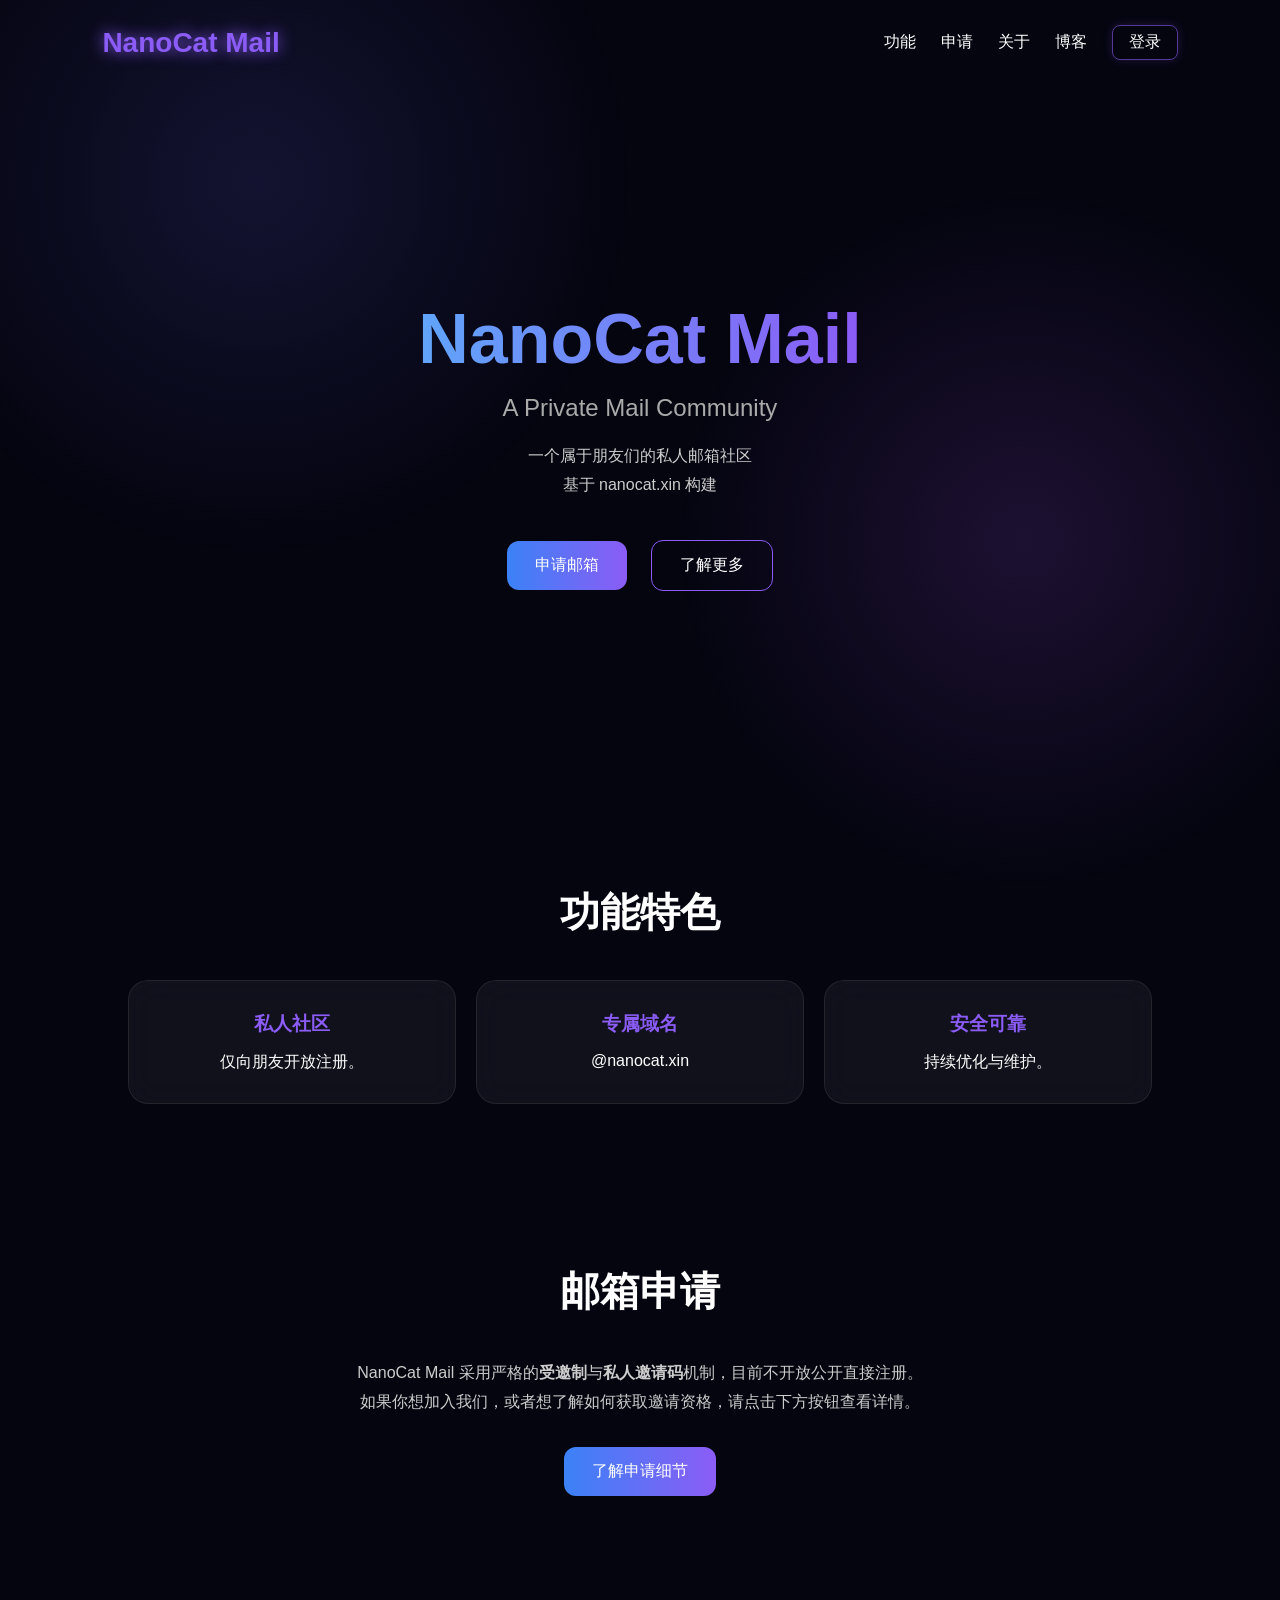
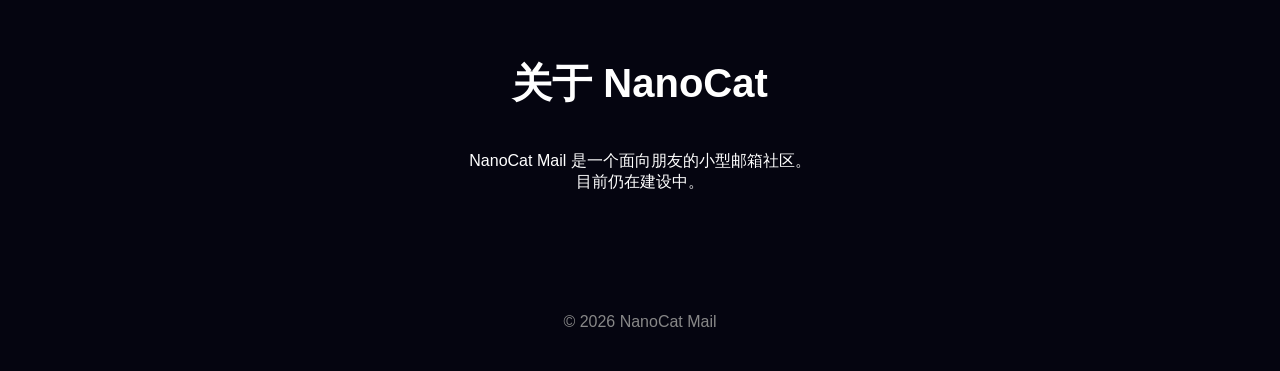
<file: index.html>
﻿<!DOCTYPE html>
<html lang="zh-CN">
<head>
    <meta charset="UTF-8">
    <meta name="viewport" content="width=device-width, initial-scale=1.0">
    <title>NanoCat Mail</title>
    <link rel="stylesheet" href="style.css">
</head>
<body>

<div class="background"></div>

<header>
    <a href="index.html" class="logo">NanoCat Mail</a>
    <nav>
        <a href="#features">功能</a>
        <a href="apply.html">申请</a>
        <a href="about.html">关于</a>
        <a href="blog.html">博客</a>
        <a href="#" class="nav-btn-login" id="loginBtn">登录</a>
    </nav>
</header>

<section class="hero">
    <div class="hero-content">
        <h1>NanoCat Mail</h1>
        <p class="subtitle">A Private Mail Community</p>
        <p class="description">
            一个属于朋友们的私人邮箱社区
            <br>
            基于 nanocat.xin 构建
        </p>
        <div class="buttons">
            <a href="apply.html" class="btn primary">申请邮箱</a>
            <a href="about.html" class="btn secondary">了解更多</a>
        </div>
    </div>
</section>

<section id="features" class="card-section">
    <h2>功能特色</h2>
    <div class="cards">
        <div class="card">
            <h3>私人社区</h3>
            <p>仅向朋友开放注册。</p>
        </div>
        <div class="card">
            <h3>专属域名</h3>
            <p>@nanocat.xin</p>
        </div>
        <div class="card">
            <h3>安全可靠</h3>
            <p>持续优化与维护。</p>
        </div>
    </div>
</section>

<section id="apply" class="card-section">
    <h2>邮箱申请</h2>
    <div style="max-width: 600px; margin: 0 auto;">
        <p style="color: #ccc; line-height: 1.8; font-size: 16px; margin-bottom: 30px;">
            NanoCat Mail 采用严格的<strong>受邀制</strong>与<strong>私人邀请码</strong>机制，目前不开放公开直接注册。<br>
            如果你想加入我们，或者想了解如何获取邀请资格，请点击下方按钮查看详情。
        </p>
        <a href="apply.html" class="btn primary">了解申请细节</a>
    </div>
</section>

<section id="about" class="card-section">
    <h2>关于 NanoCat</h2>
    <p>
        NanoCat Mail 是一个面向朋友的小型邮箱社区。
        <br>
        目前仍在建设中。
    </p>
</section>

<footer>
    © 2026 NanoCat Mail
</footer>

<div class="modal-overlay" id="loginModal">
    <div class="modal-content glass-card">
        <span class="modal-close" id="modalClose">&times;</span>
        <h3>🐱 提示</h3>
        <p>NanoCat 账户中心正在全力建设中。</p>
        <p style="color: #aaa; font-size: 14px; margin-top: 10px;">预计 2026 Q3~Q4 随用户管理后台及邮箱系统同步开放，敬请期待！</p>
    </div>
</div>

<script src="script.js"></script>
</body>
</html>
</file>
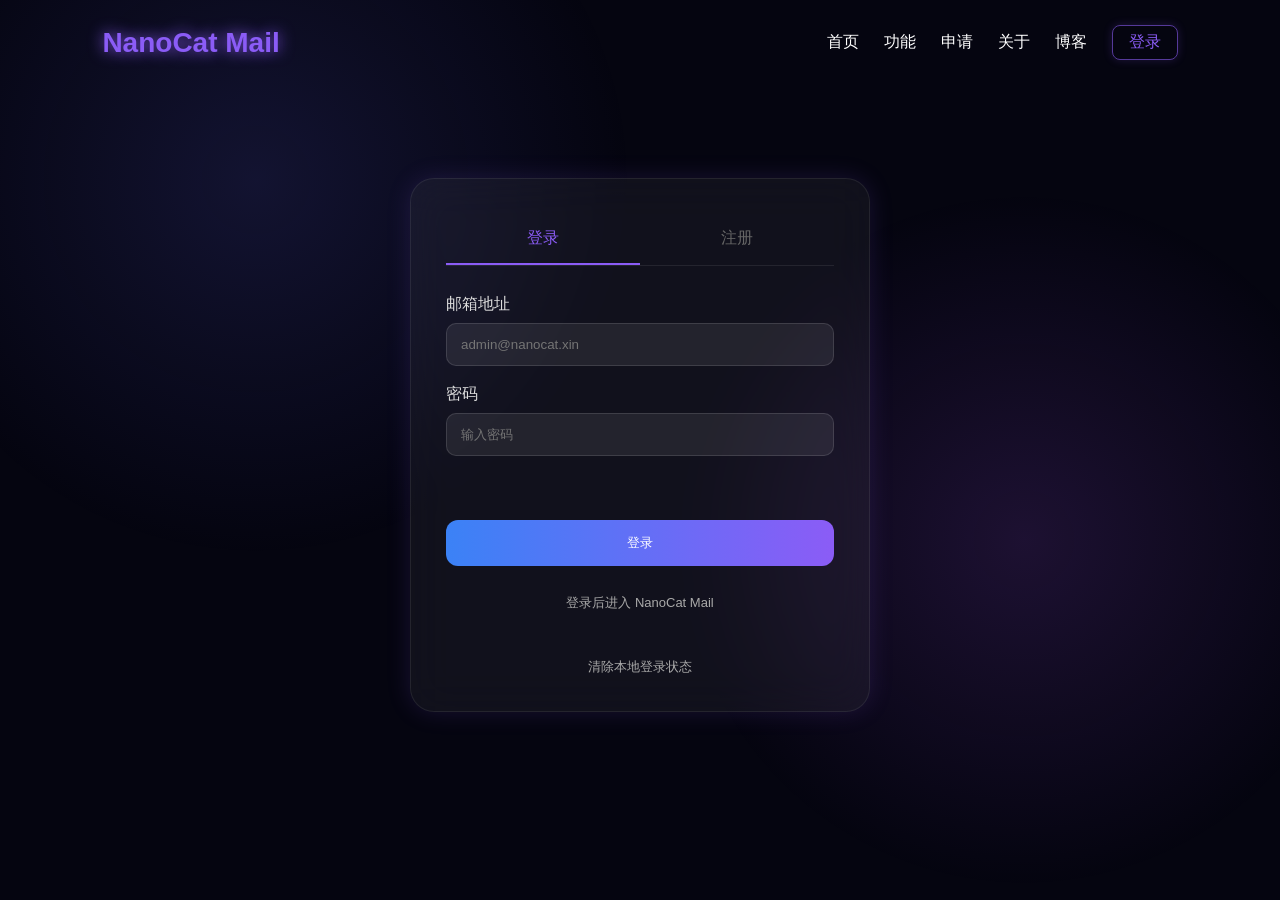
<file: mail/index.html>
﻿<!DOCTYPE html>
<html lang="zh-CN">
<head>
  <meta charset="UTF-8">
  <meta name="viewport" content="width=device-width, initial-scale=1.0">
  <title>NanoCat Mail App</title>
  <link rel="stylesheet" href="styles.css">
</head>
<body>
  <div class="app-shell">
    <aside class="sidebar">
      <a class="brand" href="#" aria-label="NanoCat Mail">
        <span class="brand-mark">N</span>
        <span>
          <strong>NanoCat</strong>
          <small>Mail</small>
        </span>
      </a>

      <button class="compose-button" id="composeButton" type="button">
        <span>+</span>
        写邮件
      </button>

      <nav class="folders" aria-label="邮箱文件夹">
        <button class="folder active" type="button" data-folder="inbox">
          <span>收件箱</span>
          <strong id="inboxCount">0</strong>
        </button>
        <button class="folder" type="button" data-folder="starred">
          <span>星标</span>
          <strong id="starredCount">0</strong>
        </button>
        <button class="folder" type="button" data-folder="sent">
          <span>已发送</span>
          <strong id="sentCount">0</strong>
        </button>
        <button class="folder" type="button" data-folder="drafts">
          <span>草稿</span>
          <strong id="draftCount">0</strong>
        </button>
        <button class="folder" type="button" data-folder="archive">
          <span>归档</span>
          <strong id="archiveCount">0</strong>
        </button>
      </nav>

      <div class="account-card">
        <span class="avatar" id="userInitial">N</span>
        <div>
          <strong id="userName">用户</strong>
          <small id="userEmail">@nanocat.xin</small>
        </div>
      </div>
    </aside>

    <main class="workspace">
      <header class="topbar">
        <div>
          <h1 id="folderTitle">收件箱</h1>
          <p id="folderSubtitle">整理你的 NanoCat 邮件</p>
        </div>
        <a href="../index.html" style="color: #8b5cf6; text-decoration: none; font-size: 14px;">← 返回主页</a>
        <label class="search-box">
          <span>⌕</span>
          <input id="searchInput" type="search" placeholder="搜索邮件、联系人或主题">
        </label>
      </header>

      <section class="mail-layout">
        <section class="mail-list-panel" aria-label="邮件列表">
          <div class="list-toolbar">
            <button id="refreshButton" type="button">刷新</button>
            <button id="selectUnreadButton" type="button">未读</button>
          </div>
          <div class="mail-list" id="mailList"></div>
        </section>

        <article class="reader" id="reader">
          <div class="empty-reader">
            <span class="empty-mark">N</span>
            <h2>选择一封邮件</h2>
            <p>阅读、星标、归档或快速回复。</p>
          </div>
        </article>
      </section>
    </main>
  </div>

  <section class="composer" id="composer" aria-hidden="true">
    <form class="composer-card" id="composeForm">
      <header>
        <h2>新邮件</h2>
        <button class="icon-button" id="closeComposer" type="button" aria-label="关闭写信窗口">×</button>
      </header>
      <input id="toInput" type="email" placeholder="收件人" required>
      <input id="subjectInput" type="text" placeholder="主题" required>
      <textarea id="bodyInput" placeholder="写点什么..." required></textarea>
      <footer>
        <button class="secondary-button" id="saveDraftButton" type="button">保存草稿</button>
        <button class="send-button" type="submit">发送</button>
      </footer>
    </form>
  </section>

  <div class="toast" id="toast" role="status" aria-live="polite"></div>

  <script src="app.js"></script>
</body>
</html>
</file>
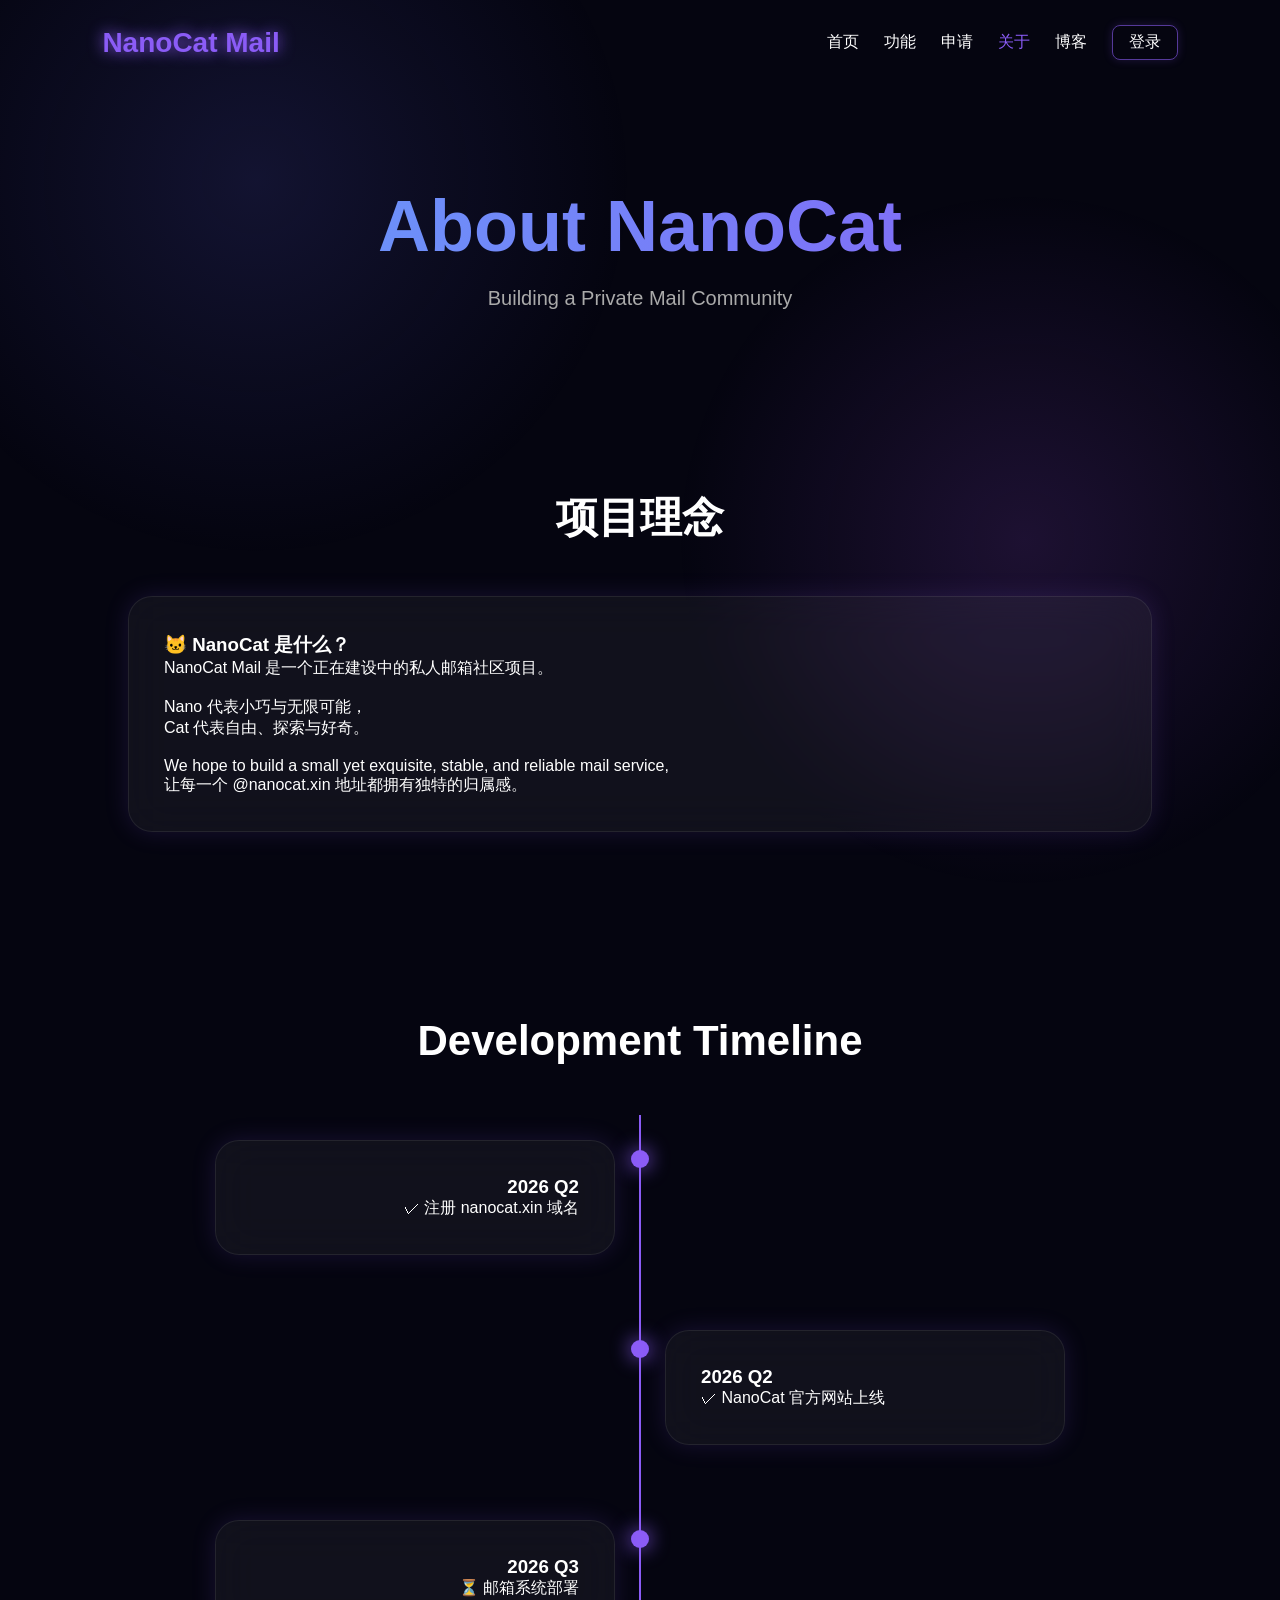
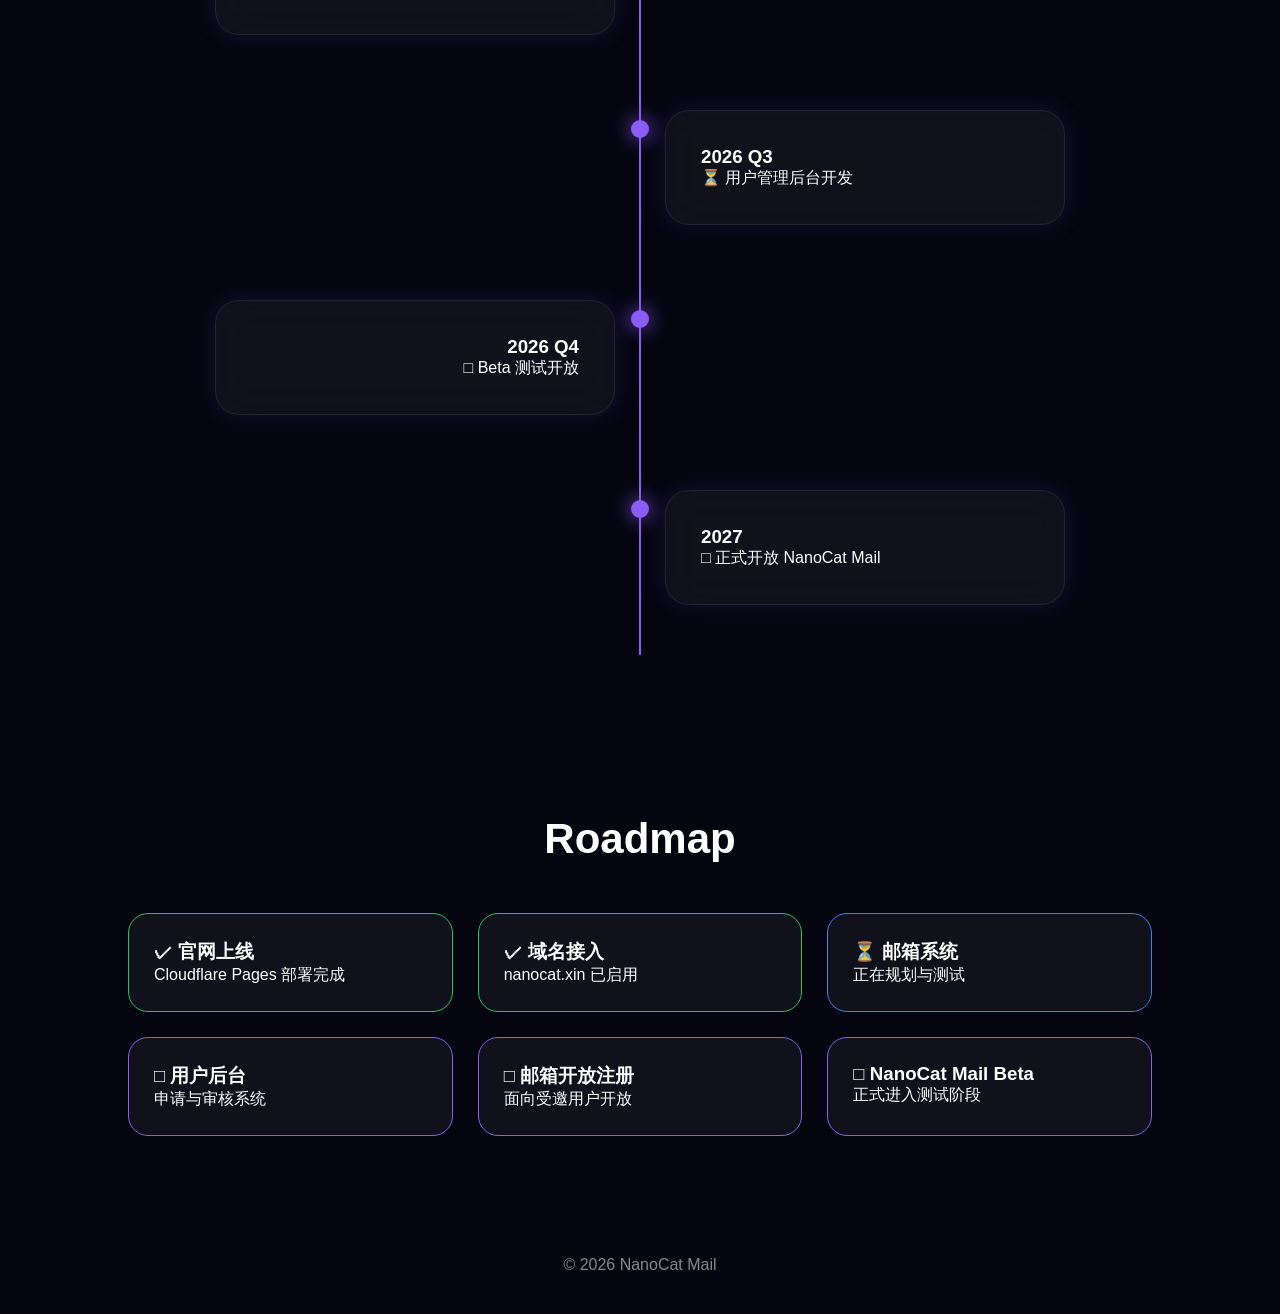
<file: about.html>
﻿<!DOCTYPE html>
<html lang="zh-CN">
<head>
    <meta charset="UTF-8">
    <meta name="viewport" content="width=device-width, initial-scale=1.0">
    <title>About - NanoCat Mail</title>
    <link rel="stylesheet" href="style.css">
</head>
<body>

<div class="background"></div>

<header>
    <a href="index.html" class="logo">NanoCat Mail</a>
    <nav>
        <a href="index.html">首页</a>
        <a href="index.html#features">功能</a>
        <a href="apply.html">申请</a>
        <a href="about.html" class="active">关于</a>
        <a href="blog.html">博客</a>
        <a href="#" class="nav-btn-login" id="loginBtn">登录</a>
    </nav>
</header>

<section class="about-hero">
    <h1>About NanoCat</h1>
    <p>Building a Private Mail Community</p>
</section>

<section class="section">
    <h2 class="section-title">项目理念</h2>
    <div class="glass-card">
        <h3>🐱 NanoCat 是什么？</h3>
        <p>
            NanoCat Mail 是一个正在建设中的私人邮箱社区项目。
            <br><br>
            Nano 代表小巧与无限可能，<br>
            Cat 代表自由、探索与好奇。
            <br><br>
            We hope to build a small yet exquisite, stable, and reliable mail service,<br>
            让每一个 @nanocat.xin 地址都拥有独特的归属感。
        </p>
    </div>
</section>

<section class="section">
    <h2 class="section-title">Development Timeline</h2>
    <div class="timeline">
        <div class="timeline-item">
            <div class="timeline-dot"></div>
            <div class="glass-card">
                <h3>2026 Q2</h3>
                <p>✓ 注册 nanocat.xin 域名</p>
            </div>
        </div>
        <div class="timeline-item">
            <div class="timeline-dot"></div>
            <div class="glass-card">
                <h3>2026 Q2</h3>
                <p>✓ NanoCat 官方网站上线</p>
            </div>
        </div>
        <div class="timeline-item">
            <div class="timeline-dot"></div>
            <div class="glass-card">
                <h3>2026 Q3</h3>
                <p>⏳ 邮箱系统部署</p>
            </div>
        </div>
        <div class="timeline-item">
            <div class="timeline-dot"></div>
            <div class="glass-card">
                <h3>2026 Q3</h3>
                <p>⏳ 用户管理后台开发</p>
            </div>
        </div>
        <div class="timeline-item">
            <div class="timeline-dot"></div>
            <div class="glass-card">
                <h3>2026 Q4</h3>
                <p>□ Beta 测试开放</p>
            </div>
        </div>
        <div class="timeline-item">
            <div class="timeline-dot"></div>
            <div class="glass-card">
                <h3>2027</h3>
                <p>□ 正式开放 NanoCat Mail</p>
            </div>
        </div>
    </div>
</section>

<section class="section">
    <h2 class="section-title">Roadmap</h2>
    <div class="roadmap">
        <div class="step done">
            <h3>✓ 官网上线</h3>
            <p>Cloudflare Pages 部署完成</p>
        </div>
        <div class="step done">
            <h3>✓ 域名接入</h3>
            <p>nanocat.xin 已启用</p>
        </div>
        <div class="step current">
            <h3>⏳ 邮箱系统</h3>
            <p>正在规划与测试</p>
        </div>
        <div class="step future">
            <h3>□ 用户后台</h3>
            <p>申请与审核系统</p>
        </div>
        <div class="step future">
            <h3>□ 邮箱开放注册</h3>
            <p>面向受邀用户开放</p>
        </div>
        <div class="step future">
            <h3>□ NanoCat Mail Beta</h3>
            <p>正式进入测试阶段</p>
        </div>
    </div>
</section>

<footer>
    © 2026 NanoCat Mail
</footer>

<div class="modal-overlay" id="loginModal">
    <div class="modal-content glass-card">
        <span class="modal-close" id="modalClose">&times;</span>
        <h3>🐱 提示</h3>
        <p>NanoCat 账户中心正在全力建设中。</p>
        <p style="color: #aaa; font-size: 14px; margin-top: 10px;">预计 2026 Q3~Q4 随用户管理后台及邮箱系统同步开放，敬请期待！</p>
    </div>
</div>

<script src="script.js"></script>
</body>
</html>
</file>
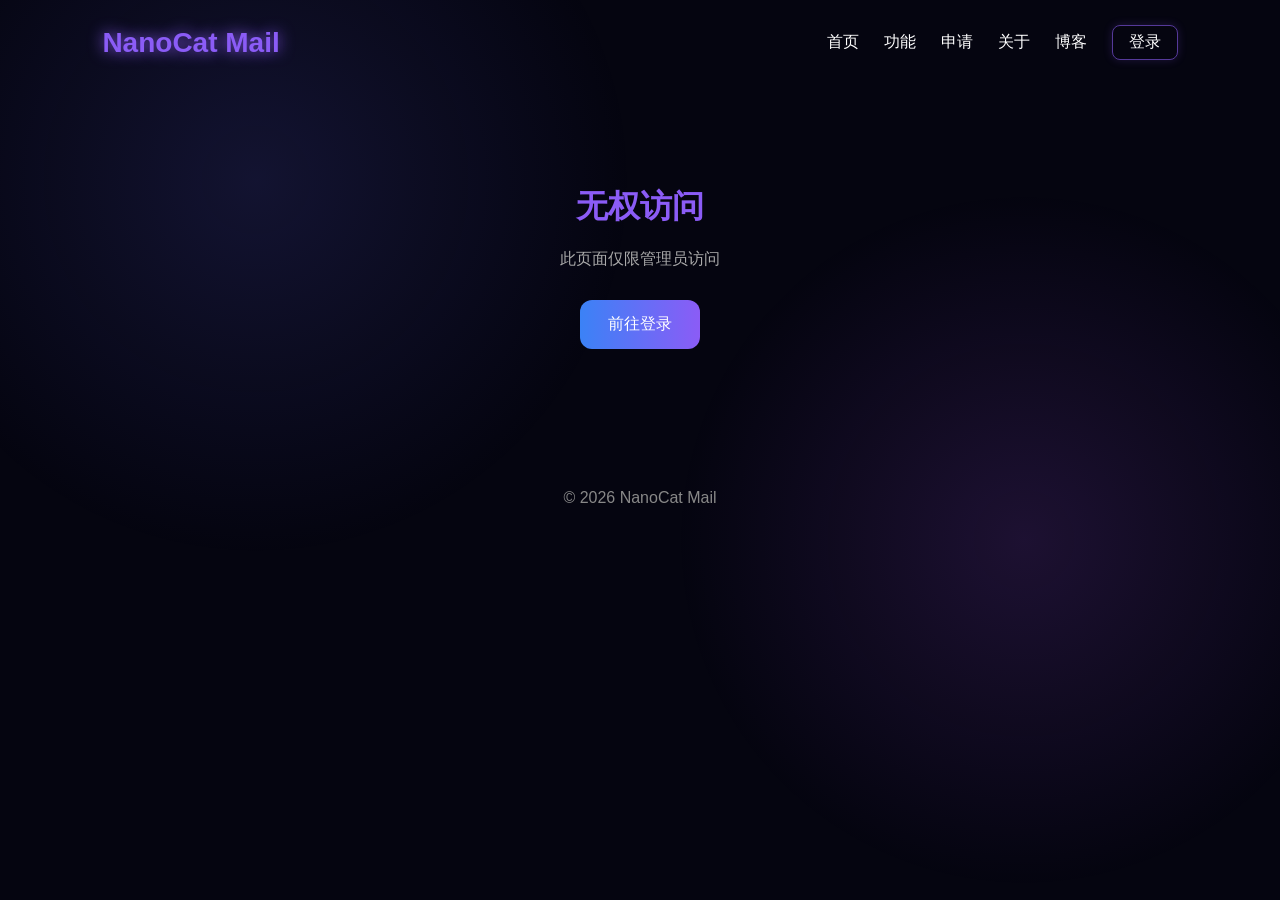
<file: admin.html>
﻿<!DOCTYPE html>
<html lang="zh-CN">
<head>
    <meta charset="UTF-8">
    <meta name="viewport" content="width=device-width, initial-scale=1.0">
    <title>管理后台 - NanoCat Mail</title>
    <link rel="stylesheet" href="style.css">
</head>
<body>

<div class="background"></div>

<header>
    <a href="index.html" class="logo">NanoCat Mail</a>
    <nav>
        <a href="index.html">首页</a>
        <a href="index.html#features">功能</a>
        <a href="apply.html">申请</a>
        <a href="about.html">关于</a>
        <a href="blog.html">博客</a>
        <a href="login.html" class="nav-btn-login" id="loginBtn">登录</a>
    </nav>
</header>

<main class="admin-page" id="adminPage">
    <section class="section">
        <h2 class="section-title" style="font-size: 36px;">管理后台</h2>
        <p style="text-align: center; color: #aaa; margin-bottom: 40px;">用户注册审核</p>

        <div id="loadingMsg" style="text-align: center; color: #aaa;">加载中...</div>

        <div id="pendingList" class="pending-list" style="display: none;"></div>

        <div id="emptyMsg" class="glass-card" style="display: none; text-align: center; max-width: 500px; margin: 0 auto;">
            <p style="color: #888;">暂无待审核用户 🎉</p>
        </div>

        <div id="adminError" class="form-error" style="text-align: center;"></div>
    </section>
</main>

<!-- 无权限提示 -->
<div id="noAccess" style="display: none; text-align: center; padding: 100px 20px;">
    <h2 style="color: #8b5cf6; font-size: 32px; margin-bottom: 20px;">无权访问</h2>
    <p style="color: #aaa;">此页面仅限管理员访问</p>
    <a href="login.html" class="btn primary" style="margin-top: 30px;">前往登录</a>
</div>

<footer>
    © 2026 NanoCat Mail
</footer>

<script src="script.js"></script>
<script>
const API_BASE = "/api";

document.addEventListener("DOMContentLoaded", async () => {
  const token = localStorage.getItem("nanocat-token");
  if (!token) {
    showNoAccess();
    return;
  }

  try {
    const meRes = await fetch(`${API_BASE}/me`, {
      headers: { "Authorization": `Bearer ${token}` },
    });
    if (!meRes.ok || meRes.status === 401) {
      localStorage.removeItem("nanocat-token");
      showNoAccess();
      return;
    }
    const me = await meRes.json();
    if (me.role !== "admin") {
      showNoAccess();
      return;
    }
  } catch {
    showNoAccess();
    return;
  }

  document.getElementById("adminPage").style.display = "block";
  loadPending();
});

async function loadPending() {
  const token = localStorage.getItem("nanocat-token");
  const loading = document.getElementById("loadingMsg");
  const list = document.getElementById("pendingList");
  const empty = document.getElementById("emptyMsg");
  const errEl = document.getElementById("adminError");

  loading.style.display = "block";
  list.style.display = "none";
  empty.style.display = "none";
  errEl.textContent = "";

  try {
    const res = await fetch(`${API_BASE}/admin/pending`, {
      headers: { "Authorization": `Bearer ${token}` },
    });
    const data = await res.json();
    loading.style.display = "none";

    if (!res.ok) { errEl.textContent = data.error; return; }
    if (!data.users || data.users.length === 0) {
      empty.style.display = "block";
      return;
    }

    list.style.display = "grid";
    list.innerHTML = data.users.map(u => `
      <div class="pending-card glass-card" id="card-${u.id}">
        <div class="pending-info">
          <span class="pending-email">${escapeHtml(u.email)}</span>
          <span class="pending-date">${new Date(u.created_at).toLocaleString("zh-CN")}</span>
        </div>
        <div class="pending-actions">
          <button class="btn-approve" onclick="handleApprove(${u.id}, 'approved')">通过</button>
          <button class="btn-reject" onclick="handleApprove(${u.id}, 'rejected')">拒绝</button>
        </div>
        <span class="pending-status" id="status-${u.id}"></span>
      </div>
    `).join("");
  } catch {
    loading.style.display = "none";
    errEl.textContent = "加载失败，请刷新重试";
  }
}

async function handleApprove(userId, action) {
  const token = localStorage.getItem("nanocat-token");
  const statusEl = document.getElementById(`status-${userId}`);

  try {
    const res = await fetch(`${API_BASE}/admin/approve`, {
      method: "POST",
      headers: {
        "Content-Type": "application/json",
        "Authorization": `Bearer ${token}`,
      },
      body: JSON.stringify({ userId, action }),
    });
    const data = await res.json();

    if (res.ok) {
      const card = document.getElementById(`card-${userId}`);
      card.style.opacity = "0.5";
      card.querySelector(".pending-actions").style.display = "none";
      statusEl.textContent = action === "approved" ? "已通过" : "已拒绝";
      statusEl.style.color = action === "approved" ? "#22c55e" : "#ef4444";
    } else {
      statusEl.textContent = data.error || "操作失败";
      statusEl.style.color = "#ef4444";
    }
  } catch {
    statusEl.textContent = "网络错误";
    statusEl.style.color = "#ef4444";
  }
}

function showNoAccess() {
  document.getElementById("adminPage").style.display = "none";
  document.getElementById("noAccess").style.display = "block";
}

function escapeHtml(str) {
  return str.replace(/&/g, "&amp;").replace(/</g, "&lt;").replace(/>/g, "&gt;");
}
</script>
</body>
</html>
</file>
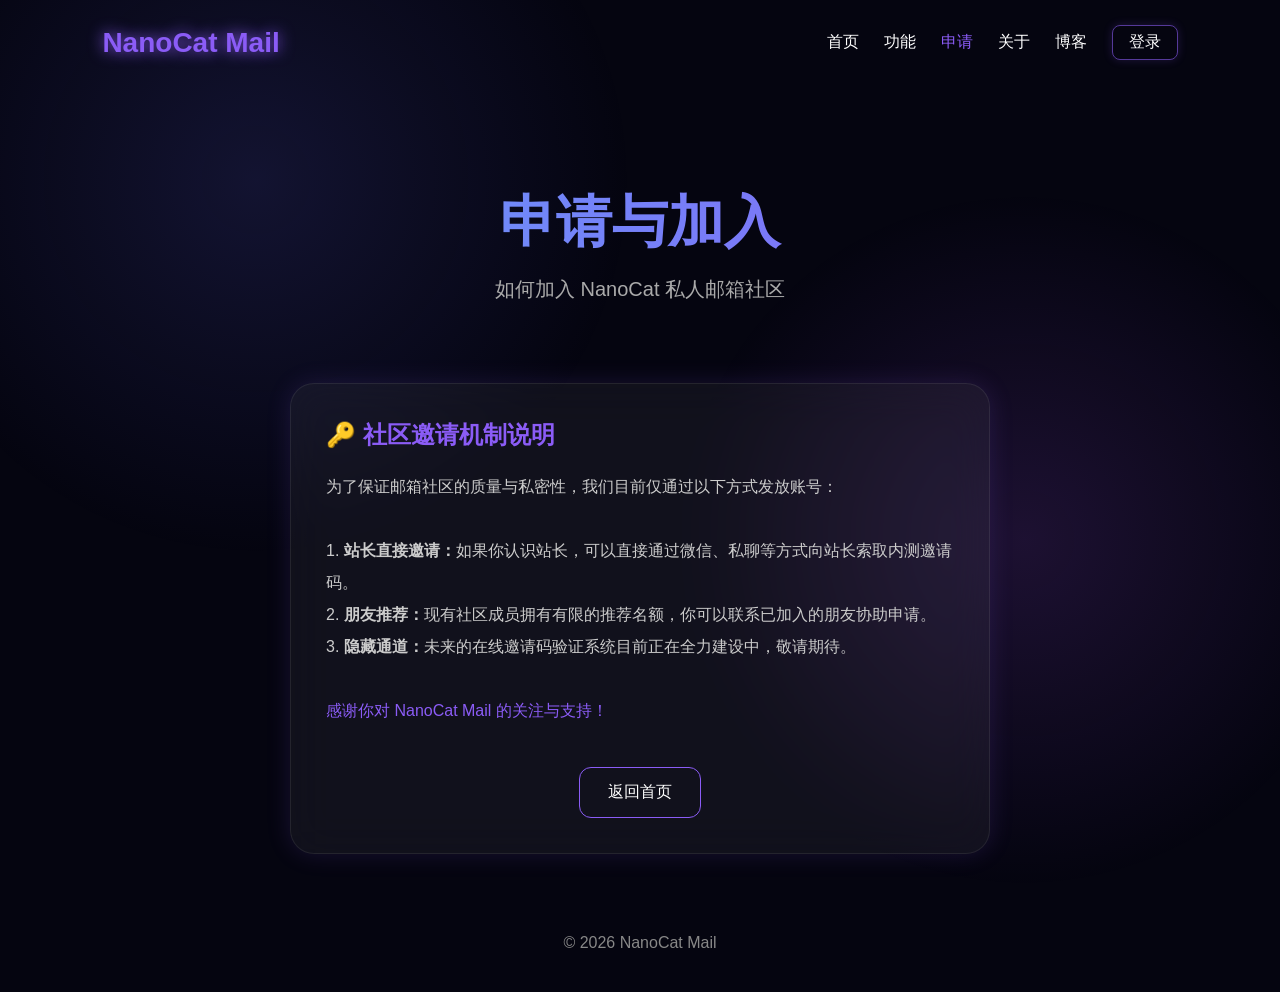
<file: apply.html>
﻿<!DOCTYPE html>
<html lang="zh-CN">
<head>
    <meta charset="UTF-8">
    <meta name="viewport" content="width=device-width, initial-scale=1.0">
    <title>Apply Info - NanoCat Mail</title>
    <link rel="stylesheet" href="style.css">
</head>
<body>

<div class="background"></div>

<header>
    <a href="index.html" class="logo">NanoCat Mail</a>
    <nav>
        <a href="index.html">首页</a>
        <a href="index.html#features">功能</a>
        <a href="apply.html" class="active">申请</a>
        <a href="about.html">关于</a>
        <a href="blog.html">博客</a>
        <a href="#" class="nav-btn-login" id="loginBtn">登录</a>
    </nav>
</header>

<section class="about-hero" style="text-align: center; padding: 100px 20px 40px 20px;">
    <h1 style="font-size: 56px; background: linear-gradient(90deg, #60a5fa, #8b5cf6); -webkit-background-clip: text; -webkit-text-fill-color: transparent;">
        申请与加入
    </h1>
    <p style="margin-top: 15px; font-size: 20px; color: #aaa;">如何加入 NanoCat 私人邮箱社区</p>
</section>

<section class="section" style="padding: 40px 10%;">
    <div class="glass-card" style="max-width: 700px; margin: 0 auto;">
        <h3 style="font-size: 24px; margin-bottom: 20px; color: #8b5cf6;">🔑 社区邀请机制说明</h3>
        <p style="color: #ccc; line-height: 2; font-size: 16px;">
            为了保证邮箱社区的质量与私密性，我们目前仅通过以下方式发放账号：
            <br><br>
            1. <strong>站长直接邀请：</strong>如果你认识站长，可以直接通过微信、私聊等方式向站长索取内测邀请码。<br>
            2. <strong>朋友推荐：</strong>现有社区成员拥有有限的推荐名额，你可以联系已加入的朋友协助申请。<br>
            3. <strong>隐藏通道：</strong>未来的在线邀请码验证系统目前正在全力建设中，敬请期待。
            <br><br>
            <span style="color: #8b5cf6;">感谢你对 NanoCat Mail 的关注与支持！</span>
        </p>
        
        <div style="text-align: center; margin-top: 40px;">
            <a href="index.html" class="btn secondary">返回首页</a>
        </div>
    </div>
</section>

<footer>
    © 2026 NanoCat Mail
</footer>

<div class="modal-overlay" id="loginModal">
    <div class="modal-content glass-card">
        <span class="modal-close" id="modalClose">&times;</span>
        <h3>🐱 提示</h3>
        <p>NanoCat 账户中心正在全力建设中。</p>
        <p style="color: #aaa; font-size: 14px; margin-top: 10px;">预计 2026 Q3~Q4 随用户管理后台及邮箱系统同步开放，敬请期待！</p>
    </div>
</div>

<script src="script.js"></script>
</body>
</html>
</file>
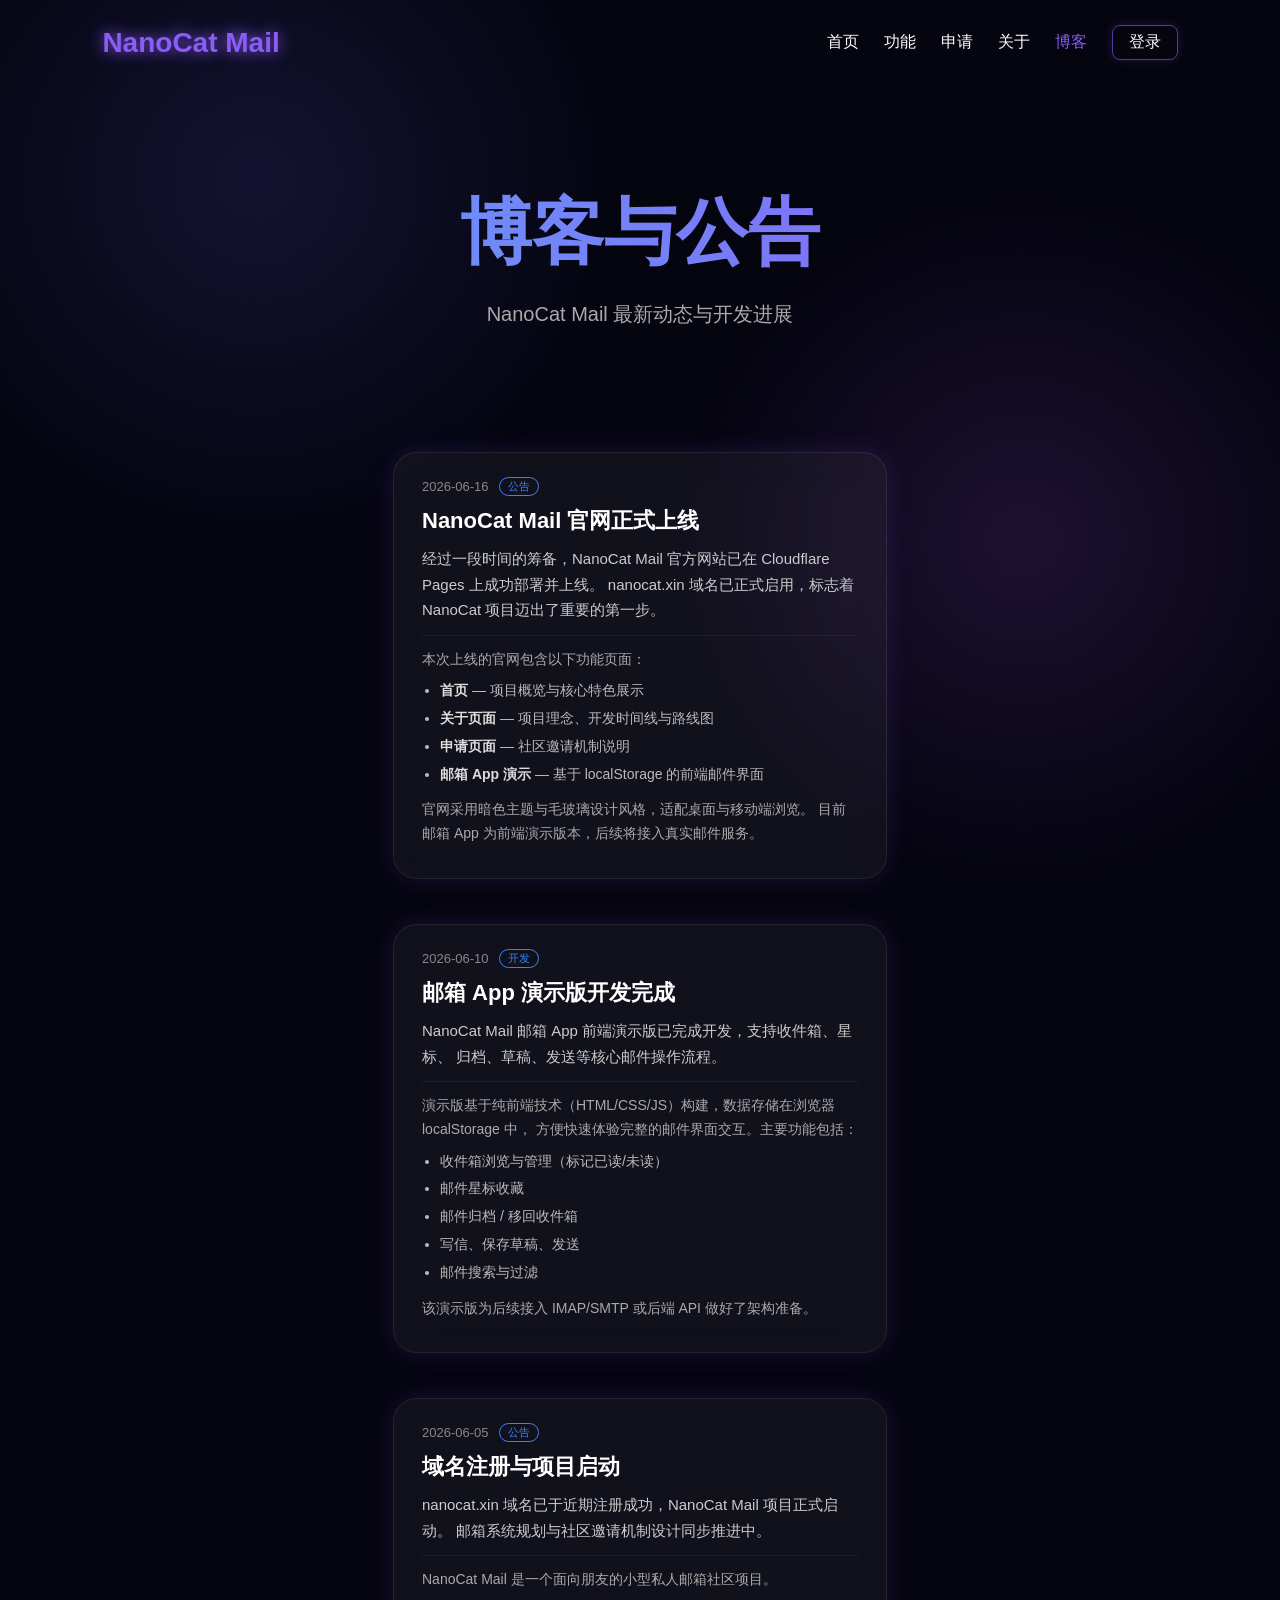
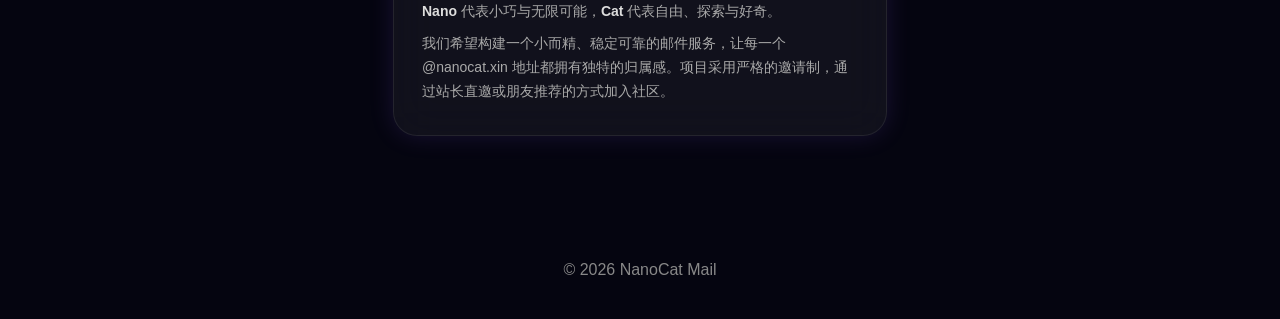
<file: blog.html>
﻿<!DOCTYPE html>
<html lang="zh-CN">
<head>
    <meta charset="UTF-8">
    <meta name="viewport" content="width=device-width, initial-scale=1.0">
    <title>博客 - NanoCat Mail</title>
    <link rel="stylesheet" href="style.css">
</head>
<body>

<div class="background"></div>

<header>
    <a href="index.html" class="logo">NanoCat Mail</a>
    <nav>
        <a href="index.html">首页</a>
        <a href="index.html#features">功能</a>
        <a href="apply.html">申请</a>
        <a href="about.html">关于</a>
        <a href="blog.html" class="active">博客</a>
        <a href="#" class="nav-btn-login" id="loginBtn">登录</a>
    </nav>
</header>

<section class="about-hero">
    <h1>博客与公告</h1>
    <p>NanoCat Mail 最新动态与开发进展</p>
</section>

<section class="blog-section">
    <div class="blog-list">

        <article class="blog-post glass-card">
            <div class="blog-meta">
                <span class="blog-date">2026-06-16</span>
                <span class="blog-tag current">公告</span>
            </div>
            <h2 class="blog-title">NanoCat Mail 官网正式上线</h2>
            <p class="blog-excerpt">
                经过一段时间的筹备，NanoCat Mail 官方网站已在 Cloudflare Pages 上成功部署并上线。
                nanocat.xin 域名已正式启用，标志着 NanoCat 项目迈出了重要的第一步。
            </p>
            <div class="blog-body">
                <p>
                    本次上线的官网包含以下功能页面：
                </p>
                <ul>
                    <li><strong>首页</strong> — 项目概览与核心特色展示</li>
                    <li><strong>关于页面</strong> — 项目理念、开发时间线与路线图</li>
                    <li><strong>申请页面</strong> — 社区邀请机制说明</li>
                    <li><strong>邮箱 App 演示</strong> — 基于 localStorage 的前端邮件界面</li>
                </ul>
                <p>
                    官网采用暗色主题与毛玻璃设计风格，适配桌面与移动端浏览。
                    目前邮箱 App 为前端演示版本，后续将接入真实邮件服务。
                </p>
            </div>
        </article>

        <article class="blog-post glass-card">
            <div class="blog-meta">
                <span class="blog-date">2026-06-10</span>
                <span class="blog-tag current">开发</span>
            </div>
            <h2 class="blog-title">邮箱 App 演示版开发完成</h2>
            <p class="blog-excerpt">
                NanoCat Mail 邮箱 App 前端演示版已完成开发，支持收件箱、星标、
                归档、草稿、发送等核心邮件操作流程。
            </p>
            <div class="blog-body">
                <p>
                    演示版基于纯前端技术（HTML/CSS/JS）构建，数据存储在浏览器 localStorage 中，
                    方便快速体验完整的邮件界面交互。主要功能包括：
                </p>
                <ul>
                    <li>收件箱浏览与管理（标记已读/未读）</li>
                    <li>邮件星标收藏</li>
                    <li>邮件归档 / 移回收件箱</li>
                    <li>写信、保存草稿、发送</li>
                    <li>邮件搜索与过滤</li>
                </ul>
                <p>
                    该演示版为后续接入 IMAP/SMTP 或后端 API 做好了架构准备。
                </p>
            </div>
        </article>

        <article class="blog-post glass-card">
            <div class="blog-meta">
                <span class="blog-date">2026-06-05</span>
                <span class="blog-tag current">公告</span>
            </div>
            <h2 class="blog-title">域名注册与项目启动</h2>
            <p class="blog-excerpt">
                nanocat.xin 域名已于近期注册成功，NanoCat Mail 项目正式启动。
                邮箱系统规划与社区邀请机制设计同步推进中。
            </p>
            <div class="blog-body">
                <p>
                    NanoCat Mail 是一个面向朋友的小型私人邮箱社区项目。
                </p>
                <p>
                    <strong>Nano</strong> 代表小巧与无限可能，<strong>Cat</strong> 代表自由、探索与好奇。
                </p>
                <p>
                    我们希望构建一个小而精、稳定可靠的邮件服务，让每一个 @nanocat.xin 
                    地址都拥有独特的归属感。项目采用严格的邀请制，通过站长直邀或朋友推荐的方式加入社区。
                </p>
            </div>
        </article>

    </div>
</section>

<footer>
    © 2026 NanoCat Mail
</footer>

<div class="modal-overlay" id="loginModal">
    <div class="modal-content glass-card">
        <span class="modal-close" id="modalClose">&times;</span>
        <h3>🐱 登录 NanoCat</h3>
        <p>请前往登录页面登录或注册新账户。</p>
        <a href="login.html" class="btn primary" style="margin-top: 18px;">前往登录</a>
    </div>
</div>

<script src="script.js"></script>
</body>
</html>
</file>
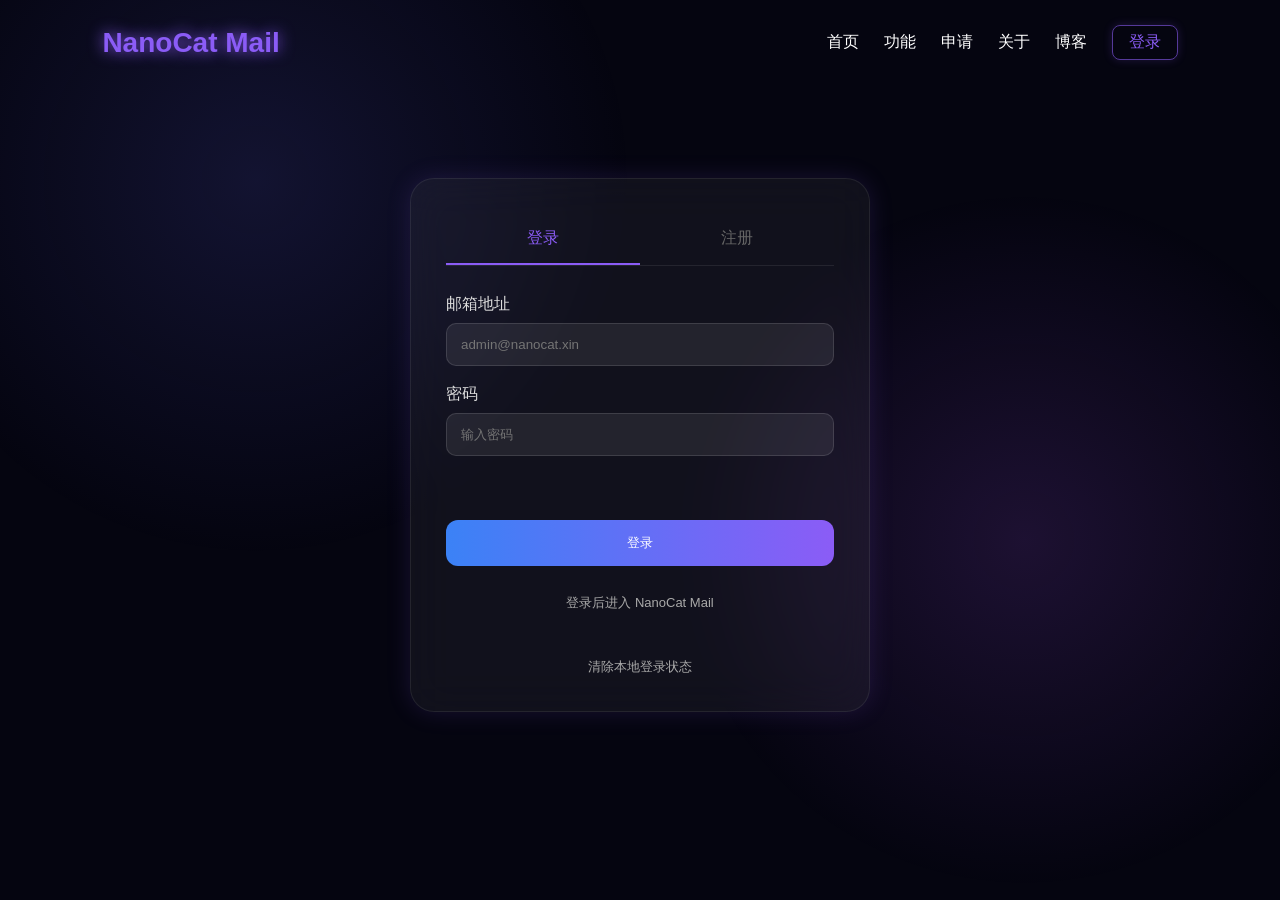
<file: login.html>
﻿<!DOCTYPE html>
<html lang="zh-CN">
<head>
    <meta charset="UTF-8">
    <meta name="viewport" content="width=device-width, initial-scale=1.0">
    <title>登录 - NanoCat Mail</title>
    <link rel="stylesheet" href="style.css">
</head>
<body>

<div class="background"></div>

<header>
    <a href="index.html" class="logo">NanoCat Mail</a>
    <nav>
        <a href="index.html">首页</a>
        <a href="index.html#features">功能</a>
        <a href="apply.html">申请</a>
        <a href="about.html">关于</a>
        <a href="blog.html">博客</a>
        <a href="login.html" class="nav-btn-login active" id="loginBtn">登录</a>
    </nav>
</header>

<main class="login-page">
    <section class="login-card glass-card">
        <div class="auth-tabs">
            <button class="auth-tab active" data-tab="login">登录</button>
            <button class="auth-tab" data-tab="register">注册</button>
        </div>

        <!-- 登录表单 -->
        <form id="loginForm" class="login-form auth-panel active" data-panel="login">
            <label>
                邮箱地址
                <input id="loginEmail" type="email" placeholder="admin@nanocat.xin" autocomplete="email" required>
            </label>
            <label>
                密码
                <input id="loginPassword" type="password" placeholder="输入密码" autocomplete="current-password" required>
            </label>
            <div id="loginError" class="form-error"></div>
            <button class="btn primary" type="submit">登录</button>
            <p class="form-hint">登录后进入 NanoCat Mail</p>
        </form>

        <!-- 注册表单 -->
        <form id="registerForm" class="login-form auth-panel" data-panel="register">
            <label>
                邮箱地址
                <input id="regEmail" type="email" placeholder="you@example.com" autocomplete="email" required>
            </label>
            <label>
                密码
                <input id="regPassword" type="password" placeholder="至少 6 位" autocomplete="new-password" required>
            </label>
            <label>
                确认密码
                <input id="regPassword2" type="password" placeholder="再次输入密码" autocomplete="new-password" required>
            </label>
            <div id="regError" class="form-error"></div>
            <button class="btn primary" type="submit">提交注册</button>
            <p class="form-hint">注册后需等待管理员审核通过</p>
        </form>

        <button class="logout-link" id="logoutButton" type="button">清除本地登录状态</button>
    </section>
</main>

<script src="script.js"></script>
<script>
// =============================================
// 登录/注册页面专用逻辑
// =============================================
const API_BASE = "/api";

document.addEventListener("DOMContentLoaded", () => {

  // ---------- Tab 切换 ----------
  document.querySelectorAll(".auth-tab").forEach(btn => {
    btn.addEventListener("click", () => {
      document.querySelectorAll(".auth-tab").forEach(b => b.classList.remove("active"));
      btn.classList.add("active");
      document.querySelectorAll(".auth-panel").forEach(p => p.classList.remove("active"));
      document.querySelector(`.auth-panel[data-panel="${btn.dataset.tab}"]`).classList.add("active");
      document.getElementById("loginError").textContent = "";
      document.getElementById("regError").textContent = "";
    });
  });

  // ---------- 登录 ----------
  document.getElementById("loginForm").addEventListener("submit", async (e) => {
    e.preventDefault();
    const errorEl = document.getElementById("loginError");
    errorEl.textContent = "";

    const email = document.getElementById("loginEmail").value.trim();
    const password = document.getElementById("loginPassword").value;

    try {
      const res = await fetch(`${API_BASE}/login`, {
        method: "POST",
        headers: { "Content-Type": "application/json" },
        body: JSON.stringify({ email, password }),
      });
      const data = await res.json();
      if (!res.ok) { errorEl.textContent = data.error || "登录失败"; return; }

      // 存储 token 和用户信息
      localStorage.setItem("nanocat-token", data.token);
      localStorage.setItem("nanocat-account", JSON.stringify(data.user));
      window.location.href = "mail/index.html";
    } catch (err) {
      errorEl.textContent = "网络错误，请稍后重试";
    }
  });

  // ---------- 注册 ----------
  document.getElementById("registerForm").addEventListener("submit", async (e) => {
    e.preventDefault();
    const errorEl = document.getElementById("regError");
    errorEl.textContent = "";

    const email = document.getElementById("regEmail").value.trim();
    const password = document.getElementById("regPassword").value;
    const password2 = document.getElementById("regPassword2").value;

    if (password !== password2) { errorEl.textContent = "两次密码不一致"; return; }
    if (password.length < 6) { errorEl.textContent = "密码至少 6 位"; return; }

    try {
      const res = await fetch(`${API_BASE}/register`, {
        method: "POST",
        headers: { "Content-Type": "application/json" },
        body: JSON.stringify({ email, password }),
      });
      const data = await res.json();
      if (!res.ok) { errorEl.textContent = data.error || "注册失败"; return; }

      errorEl.style.color = "#22c55e";
      errorEl.textContent = data.message || "注册成功！请等待管理员审核。";
      document.getElementById("regEmail").value = "";
      document.getElementById("regPassword").value = "";
      document.getElementById("regPassword2").value = "";
    } catch (err) {
      errorEl.textContent = "网络错误，请稍后重试";
    }
  });

  // ---------- 清除登录状态 ----------
  document.getElementById("logoutButton").addEventListener("click", () => {
    localStorage.removeItem("nanocat-token");
    localStorage.removeItem("nanocat-account");
    window.location.reload();
  });
});
</script>
</body>
</html>
</file>
<file: style.css>
﻿/* ==========================================
   1. 全局初始化与基础设置
   ========================================== */
*{
    margin: 0;
    padding: 0;
    box-sizing: border-box;
}

body{
    background: #050510;
    color: white;
    font-family: "Segoe UI", sans-serif;
    overflow-x: hidden;
}

/* 统一的星空渐变背景 */
.background {
    position: fixed;
    inset: 0;
    background:
    radial-gradient(circle at 20% 20%, rgba(99, 102, 241, 0.15) 0%, transparent 30%),
    radial-gradient(circle at 80% 60%, rgba(168, 85, 247, 0.15) 0%, transparent 30%);
    z-index: -2;
}

/* ==========================================
   2. 统一的顶部导航栏 (Header)
   ========================================== */
header{
    display: flex;
    justify-content: space-between;
    align-items: center;
    padding: 25px 8%;
}

/* 完美统一的 Logo 样式：无下划线，字号一致 */
a.logo,
a.logo:link,
a.logo:visited,
a.logo:hover,
a.logo:active {
    font-size: 28px !important;
    font-weight: bold;
    color: #8b5cf6;
    text-shadow: 0 0 15px #8b5cf6;
    text-decoration: none !important;
    transition: 0.3s;
}

a.logo:hover{
    color: #a78bfa;
    text-shadow: 0 0 25px #8b5cf6;
}

nav{
    display: flex;
    align-items: center;
}

nav a{
    color: white;
    text-decoration: none;
    margin-left: 25px;
    transition: 0.3s;
}

nav a:hover,
nav a.active {
    color: #8b5cf6;
}

/* 导航栏专属——高级微光登录按钮 */
.nav-btn-login {
    border: 1px solid rgba(139, 92, 246, 0.6);
    padding: 6px 16px;
    border-radius: 8px;
    box-shadow: 0 0 10px rgba(139, 92, 246, 0.2);
}

.nav-btn-login:hover {
    background: rgba(139, 92, 246, 0.1);
    box-shadow: 0 0 15px rgba(139, 92, 246, 0.5);
    border-color: #8b5cf6;
}

/* ==========================================
   3. 核心布局与卡片
   ========================================== */
.hero{
    min-height: 80vh;
    display: flex;
    justify-content: center;
    align-items: center;
    text-align: center;
}

.hero h1{
    font-size: 70px;
    background: linear-gradient(90deg, #60a5fa, #8b5cf6);
    -webkit-background-clip: text;
    -webkit-text-fill-color: transparent;
}

.subtitle{
    margin-top: 15px;
    font-size: 24px;
    color: #aaa;
}

.description{
    margin-top: 20px;
    color: #ccc;
    line-height: 1.8;
}

.buttons{
    margin-top: 40px;
}

.btn{
    display: inline-block;
    padding: 14px 28px;
    border-radius: 12px;
    text-decoration: none;
    margin: 0 10px;
    transition: 0.3s;
    cursor: pointer;
}

.primary{
    background: linear-gradient(90deg, #3b82f6, #8b5cf6);
    color: white;
}

.secondary{
    border: 1px solid #8b5cf6;
    color: white;
}

.btn:hover{
    transform: translateY(-3px);
}

.card-section{
    padding: 80px 10%;
    text-align: center;
}

.card-section h2{
    margin-bottom: 40px;
    font-size: 40px;
}

.cards{
    display: grid;
    grid-template-columns: repeat(auto-fit, minmax(250px, 1fr));
    gap: 20px;
}

.card{
    background: rgba(255, 255, 255, 0.05);
    backdrop-filter: blur(15px);
    border: 1px solid rgba(255, 255, 255, 0.08);
    border-radius: 20px;
    padding: 30px;
}

.card h3{
    margin-bottom: 15px;
    color: #8b5cf6;
}

/* 统一的毛玻璃卡片样式 */
.glass-card{
    background: rgba(255, 255, 255, .05);
    backdrop-filter: blur(20px);
    border: 1px solid rgba(255, 255, 255, .08);
    border-radius: 24px;
    padding: 35px;
    margin-bottom: 25px;
    box-shadow: 0 0 25px rgba(139, 92, 246, .15);
}

/* ==========================================
   4. 关于页 (about.html) 与时间线样式
   ========================================== */
.about-hero{
    text-align: center;
    padding: 100px 20px;
}

.about-hero h1{
    font-size: 72px;
    background: linear-gradient(90deg, #60a5fa, #8b5cf6);
    -webkit-background-clip: text;
    -webkit-text-fill-color: transparent;
}

.about-hero p{
    margin-top: 20px;
    font-size: 20px;
    color: #aaa;
}

.section{
    padding: 80px 10%;
}

.section-title{
    font-size: 42px;
    text-align: center;
    margin-bottom: 50px;
}

.timeline{
    position: relative;
    max-width: 900px;
    margin: auto;
}

.timeline::before{
    content: "";
    position: absolute;
    left: 50%;
    top: 0;
    width: 2px;
    height: 100%;
    background: #8b5cf6;
    transform: translateX(-50%);
}

.timeline-item{
    width: 50%;
    padding: 25px;
    position: relative;
}

.timeline-item:nth-child(odd){
    left: 0;
    text-align: right;
}

.timeline-item:nth-child(even){
    left: 50%;
}

.timeline-dot{
    position: absolute;
    width: 18px;
    height: 18px;
    background: #8b5cf6;
    border-radius: 50%;
    top: 35px;
    box-shadow: 0 0 20px #8b5cf6;
}

.timeline-item:nth-child(odd) .timeline-dot{
    right: -9px;
}

.timeline-item:nth-child(even) .timeline-dot{
    left: -9px;
}

.roadmap{
    display: grid;
    grid-template-columns: repeat(auto-fit, minmax(250px, 1fr));
    gap: 25px;
}

.step{
    padding: 25px;
    border-radius: 20px;
    background: rgba(255, 255, 255, .05);
    border: 1px solid rgba(255, 255, 255, .08);
    transition: .3s;
}

.step:hover{
    transform: translateY(-6px);
    box-shadow: 0 0 25px rgba(139, 92, 246, .25);
}

.done{ border-color: #22c55e; }
.current{ border-color: #3b82f6; }
.future{ border-color: #8b5cf6; }

/* ==========================================
   5. 弹窗组件样式 (Modal)
   ========================================== */
.modal-overlay {
    position: fixed;
    inset: 0;
    background: rgba(5, 5, 16, 0.7);
    backdrop-filter: blur(8px);
    display: flex;
    justify-content: center;
    align-items: center;
    opacity: 0;
    pointer-events: none;
    transition: 0.3s ease;
    z-index: 999;
}

.modal-overlay.active {
    opacity: 1;
    pointer-events: auto;
}

.modal-content {
    max-width: 450px;
    width: 90%;
    text-align: center;
    position: relative;
    transform: translateY(-20px);
    transition: 0.3s ease;
}

.modal-overlay.active .modal-content {
    transform: translateY(0);
}

.modal-close {
    position: absolute;
    top: 15px;
    right: 20px;
    font-size: 24px;
    cursor: pointer;
    color: #aaa;
    transition: 0.2s;
}

.modal-close:hover {
    color: #8b5cf6;
}

/* ==========================================
   6. 页脚与自适应响应式
   ========================================== */
footer{
    text-align: center;
    padding: 40px;
    color: #888;
}

@media(max-width: 768px){
    header{
        flex-direction: column;
        gap: 20px;
    }
    nav {
        flex-wrap: wrap;
        justify-content: center;
        gap: 10px;
    }
    nav a{
        margin: 0 10px;
    }
    .nav-btn-login {
        margin-left: 10px !important;
    }
    .hero h1, .about-hero h1{
        font-size: 45px;
    }
    .timeline::before{
        left: 20px;
    }
    .timeline-item{
        width: 100%;
        left: 0 !important;
        text-align: left !important;
        padding-left: 55px;
    }
    .timeline-dot{
        left: 11px !important;
        right: auto !important;
    }
}

.nav-btn-login.logged-in {
    color: white;
    background: rgba(139, 92, 246, 0.18);
    max-width: 180px;
    overflow: hidden;
    text-overflow: ellipsis;
    white-space: nowrap;
    vertical-align: middle;
}

.login-page {
    min-height: calc(100vh - 180px);
    display: flex;
    align-items: center;
    justify-content: center;
    padding: 60px 20px;
}

.login-card {
    width: min(460px, 100%);
    margin: 0;
    text-align: left;
}

.login-card h1 {
    margin-bottom: 12px;
    font-size: 34px;
    background: linear-gradient(90deg, #60a5fa, #8b5cf6);
    -webkit-background-clip: text;
    -webkit-text-fill-color: transparent;
}

.login-card p {
    color: #aaa;
    line-height: 1.7;
    margin-bottom: 26px;
}

.login-form {
    display: grid;
    gap: 18px;
}

.login-form label {
    display: grid;
    gap: 8px;
    color: #ddd;
}

.login-form input {
    width: 100%;
    border: 1px solid rgba(255, 255, 255, .12);
    border-radius: 10px;
    padding: 13px 14px;
    background: rgba(255, 255, 255, .08);
    color: white;
    outline: none;
}

.login-form input:focus {
    border-color: #8b5cf6;
    box-shadow: 0 0 0 3px rgba(139, 92, 246, .2);
}

.login-form .btn {
    border: 0;
    margin: 8px 0 0;
    text-align: center;
}

.logout-link {
    display: block;
    margin: 18px auto 0;
    border: 0;
    background: transparent;
    color: #aaa;
    cursor: pointer;
}

.logout-link:hover {
    color: #8b5cf6;
}

/* ==========================================
   7. 博客/公告页面 (blog.html)
   ========================================== */
.blog-section {
    padding: 24px 10% 60px;
    max-width: 750px;
    margin: 0 auto;
}

.blog-list {
    display: grid;
    gap: 20px;
}

.blog-post {
    cursor: default;
    transition: 0.3s;
    padding: 24px 28px;
}

.blog-post:hover {
    border-color: rgba(139, 92, 246, 0.3);
    box-shadow: 0 0 35px rgba(139, 92, 246, 0.2);
}

.blog-meta {
    display: flex;
    align-items: center;
    gap: 10px;
    margin-bottom: 10px;
}

.blog-date {
    color: #888;
    font-size: 13px;
}

.blog-tag {
    font-size: 11px;
    padding: 1px 8px;
    border-radius: 20px;
    border: 1px solid;
}

.blog-tag.done {
    color: #22c55e;
    border-color: #22c55e;
}

.blog-tag.current {
    color: #3b82f6;
    border-color: #3b82f6;
}

.blog-tag.future {
    color: #8b5cf6;
    border-color: #8b5cf6;
}

.blog-title {
    font-size: 22px;
    margin-bottom: 10px;
    color: #fff;
}

.blog-excerpt {
    color: #ccc;
    line-height: 1.7;
    font-size: 15px;
    margin-bottom: 12px;
}

.blog-body {
    color: #aaa;
    line-height: 1.7;
    font-size: 14px;
    border-top: 1px solid rgba(255, 255, 255, 0.06);
    padding-top: 12px;
}

.blog-body p {
    margin-bottom: 8px;
}

.blog-body ul {
    margin: 6px 0 12px 18px;
}

.blog-body li {
    margin-bottom: 4px;
    color: #bbb;
}

.blog-body strong {
    color: #ddd;
}

@media(max-width: 768px) {
    .blog-section {
        padding: 20px 5% 50px;
    }

    .blog-title {
        font-size: 19px;
    }

    .blog-post {
        padding: 18px 20px;
    }
}

/* ==========================================
   9. 登录/注册页面样式
   ========================================== */
.auth-tabs {
    display: flex;
    gap: 0;
    margin-bottom: 28px;
    border-bottom: 1px solid rgba(255, 255, 255, 0.08);
}

.auth-tab {
    flex: 1;
    padding: 14px 0;
    border: 0;
    background: transparent;
    color: #666;
    font-size: 16px;
    cursor: pointer;
    border-bottom: 2px solid transparent;
    transition: 0.3s;
}

.auth-tab.active {
    color: #8b5cf6;
    border-bottom-color: #8b5cf6;
}

.auth-tab:hover {
    color: #a78bfa;
}

.auth-panel {
    display: none;
}

.auth-panel.active {
    display: grid;
}

.form-error {
    color: #ef4444;
    font-size: 14px;
    min-height: 20px;
    text-align: center;
}

.form-hint {
    text-align: center;
    color: #666;
    font-size: 13px;
    margin-top: 8px;
}

/* ==========================================
   10. 管理员后台样式
   ========================================== */
.admin-page {
    min-height: calc(100vh - 180px);
    padding: 60px 10%;
}

.pending-list {
    display: grid;
    gap: 12px;
    max-width: 700px;
    margin: 0 auto;
}

.pending-card {
    display: flex;
    align-items: center;
    justify-content: space-between;
    padding: 18px 24px !important;
    margin-bottom: 0 !important;
}

.pending-info {
    display: flex;
    flex-direction: column;
    gap: 4px;
}

.pending-email {
    color: #fff;
    font-size: 15px;
}

.pending-date {
    color: #666;
    font-size: 12px;
}

.pending-actions {
    display: flex;
    gap: 10px;
}

.pending-status {
    font-size: 13px;
    margin-left: 12px;
    min-width: 50px;
    text-align: right;
}

.btn-approve {
    padding: 7px 18px;
    border: 1px solid #22c55e;
    border-radius: 8px;
    background: transparent;
    color: #22c55e;
    cursor: pointer;
    font-size: 14px;
    transition: 0.3s;
}

.btn-approve:hover {
    background: rgba(34, 197, 94, 0.15);
}

.btn-reject {
    padding: 7px 18px;
    border: 1px solid #ef4444;
    border-radius: 8px;
    background: transparent;
    color: #ef4444;
    cursor: pointer;
    font-size: 14px;
    transition: 0.3s;
}

.btn-reject:hover {
    background: rgba(239, 68, 68, 0.15);
}

@media(max-width: 768px) {
    .pending-card {
        flex-direction: column;
        align-items: flex-start;
        gap: 12px;
    }

    .pending-actions {
        width: 100%;
    }

    .btn-approve,
    .btn-reject {
        flex: 1;
        text-align: center;
    }
}
</file>
<file: mail/styles.css>
:root {
  --bg: #f4f7fb;
  --panel: #ffffff;
  --panel-soft: #eef3f9;
  --text: #172033;
  --muted: #6a7486;
  --line: #dce4ef;
  --accent: #2563eb;
  --accent-strong: #1d4ed8;
  --green: #16a34a;
  --gold: #d97706;
  --danger: #dc2626;
  --shadow: 0 20px 55px rgba(20, 31, 50, 0.12);
}

* {
  box-sizing: border-box;
}

body {
  margin: 0;
  min-height: 100vh;
  background:
    linear-gradient(120deg, rgba(37, 99, 235, 0.08), transparent 42%),
    radial-gradient(circle at 88% 12%, rgba(22, 163, 74, 0.12), transparent 28%),
    var(--bg);
  color: var(--text);
  font-family: "Segoe UI", "Microsoft YaHei", Arial, sans-serif;
}

button,
input,
textarea {
  font: inherit;
}

button {
  cursor: pointer;
}

.app-shell {
  display: grid;
  grid-template-columns: 260px minmax(0, 1fr);
  min-height: 100vh;
}

.sidebar {
  display: flex;
  flex-direction: column;
  gap: 22px;
  padding: 24px;
  background: rgba(255, 255, 255, 0.78);
  border-right: 1px solid var(--line);
  backdrop-filter: blur(18px);
}

.brand {
  display: flex;
  align-items: center;
  gap: 12px;
  color: var(--text);
  text-decoration: none;
}

.brand-mark,
.empty-mark {
  display: grid;
  place-items: center;
  width: 42px;
  height: 42px;
  border-radius: 12px;
  background: linear-gradient(135deg, var(--accent), var(--green));
  color: white;
  font-weight: 800;
  box-shadow: 0 12px 24px rgba(37, 99, 235, 0.22);
}

.brand strong,
.brand small {
  display: block;
}

.brand small,
.account-card small {
  color: var(--muted);
}

.compose-button,
.send-button {
  border: 0;
  border-radius: 10px;
  background: var(--accent);
  color: white;
  font-weight: 700;
}

.compose-button {
  display: flex;
  justify-content: center;
  align-items: center;
  gap: 8px;
  min-height: 46px;
  box-shadow: 0 16px 30px rgba(37, 99, 235, 0.2);
}

.compose-button:hover,
.send-button:hover {
  background: var(--accent-strong);
}

.folders {
  display: grid;
  gap: 6px;
}

.folder {
  display: flex;
  align-items: center;
  justify-content: space-between;
  min-height: 42px;
  border: 0;
  border-radius: 9px;
  padding: 0 12px;
  background: transparent;
  color: var(--muted);
  text-align: left;
}

.folder.active,
.folder:hover {
  background: var(--panel-soft);
  color: var(--text);
}

.folder strong {
  min-width: 26px;
  border-radius: 999px;
  padding: 3px 7px;
  background: white;
  color: var(--muted);
  text-align: center;
  font-size: 12px;
}

.account-card {
  display: flex;
  align-items: center;
  gap: 10px;
  margin-top: auto;
  padding: 14px;
  border: 1px solid var(--line);
  border-radius: 12px;
  background: white;
}

.avatar {
  display: grid;
  place-items: center;
  width: 34px;
  height: 34px;
  border-radius: 50%;
  background: #e0f2fe;
  color: #0369a1;
  font-weight: 800;
}

.workspace {
  min-width: 0;
  padding: 24px;
}

.topbar {
  display: flex;
  align-items: center;
  justify-content: space-between;
  gap: 20px;
  margin-bottom: 18px;
}

.topbar h1 {
  margin: 0;
  font-size: 30px;
  letter-spacing: 0;
}

.topbar p {
  margin: 6px 0 0;
  color: var(--muted);
}

.search-box {
  display: flex;
  align-items: center;
  gap: 8px;
  width: min(420px, 45vw);
  min-height: 44px;
  border: 1px solid var(--line);
  border-radius: 10px;
  padding: 0 14px;
  background: white;
}

.search-box input {
  width: 100%;
  border: 0;
  outline: 0;
  background: transparent;
}

.mail-layout {
  display: grid;
  grid-template-columns: minmax(300px, 390px) minmax(0, 1fr);
  gap: 18px;
  height: calc(100vh - 118px);
  min-height: 560px;
}

.mail-list-panel,
.reader {
  overflow: hidden;
  border: 1px solid var(--line);
  border-radius: 14px;
  background: rgba(255, 255, 255, 0.9);
  box-shadow: var(--shadow);
}

.list-toolbar {
  display: flex;
  gap: 8px;
  padding: 12px;
  border-bottom: 1px solid var(--line);
}

.list-toolbar button,
.secondary-button,
.reader-actions button {
  min-height: 34px;
  border: 1px solid var(--line);
  border-radius: 8px;
  padding: 0 12px;
  background: white;
  color: var(--text);
}

.list-toolbar button:hover,
.secondary-button:hover,
.reader-actions button:hover {
  border-color: var(--accent);
  color: var(--accent);
}

.mail-list {
  height: calc(100% - 59px);
  overflow: auto;
}

.mail-item {
  width: 100%;
  border: 0;
  border-bottom: 1px solid var(--line);
  padding: 16px;
  background: white;
  text-align: left;
}

.mail-item:hover,
.mail-item.active {
  background: #f8fbff;
}

.mail-item.unread .mail-subject {
  font-weight: 800;
}

.mail-meta {
  display: flex;
  justify-content: space-between;
  gap: 12px;
  color: var(--muted);
  font-size: 13px;
}

.mail-subject {
  display: flex;
  align-items: center;
  gap: 8px;
  margin: 8px 0;
  color: var(--text);
}

.star {
  color: var(--gold);
}

.mail-preview {
  margin: 0;
  color: var(--muted);
  line-height: 1.5;
}

.reader {
  display: flex;
  flex-direction: column;
  min-width: 0;
}

.empty-reader {
  display: grid;
  place-items: center;
  align-content: center;
  height: 100%;
  padding: 30px;
  text-align: center;
  color: var(--muted);
}

.empty-reader h2 {
  margin: 18px 0 6px;
  color: var(--text);
}

.reader-header {
  padding: 24px;
  border-bottom: 1px solid var(--line);
}

.reader-header h2 {
  margin: 14px 0 10px;
  font-size: 24px;
}

.reader-from {
  display: flex;
  justify-content: space-between;
  gap: 16px;
  color: var(--muted);
}

.reader-actions {
  display: flex;
  gap: 8px;
  flex-wrap: wrap;
}

.reader-body {
  overflow: auto;
  padding: 24px;
  line-height: 1.8;
  white-space: pre-wrap;
}

.composer {
  position: fixed;
  inset: 0;
  display: flex;
  justify-content: flex-end;
  align-items: flex-end;
  padding: 24px;
  background: rgba(23, 32, 51, 0.28);
  opacity: 0;
  pointer-events: none;
  transition: 0.18s ease;
}

.composer.open {
  opacity: 1;
  pointer-events: auto;
}

.composer-card {
  display: grid;
  grid-template-rows: auto auto auto minmax(240px, 1fr) auto;
  width: min(560px, 100%);
  min-height: 520px;
  border-radius: 14px;
  background: white;
  box-shadow: var(--shadow);
  overflow: hidden;
}

.composer-card header,
.composer-card footer {
  display: flex;
  align-items: center;
  justify-content: space-between;
  gap: 12px;
  padding: 14px 16px;
  background: #172033;
  color: white;
}

.composer-card h2 {
  margin: 0;
  font-size: 18px;
}

.icon-button {
  width: 32px;
  height: 32px;
  border: 0;
  border-radius: 8px;
  background: rgba(255, 255, 255, 0.12);
  color: white;
  font-size: 22px;
}

.composer-card input,
.composer-card textarea {
  width: 100%;
  border: 0;
  border-bottom: 1px solid var(--line);
  padding: 14px 16px;
  outline: 0;
}

.composer-card textarea {
  resize: none;
  line-height: 1.7;
}

.composer-card footer {
  background: white;
}

.send-button,
.secondary-button {
  min-height: 38px;
  padding: 0 16px;
}

.toast {
  position: fixed;
  right: 24px;
  bottom: 24px;
  max-width: 320px;
  transform: translateY(16px);
  border-radius: 10px;
  padding: 12px 14px;
  background: #172033;
  color: white;
  opacity: 0;
  pointer-events: none;
  transition: 0.2s ease;
}

.toast.show {
  transform: translateY(0);
  opacity: 1;
}

.empty-list {
  padding: 30px 18px;
  color: var(--muted);
  text-align: center;
}

@media (max-width: 980px) {
  .app-shell {
    grid-template-columns: 1fr;
  }

  .sidebar {
    position: sticky;
    top: 0;
    z-index: 3;
    display: grid;
    grid-template-columns: auto 1fr;
    gap: 14px;
    padding: 14px;
  }

  .folders {
    grid-column: 1 / -1;
    display: flex;
    overflow: auto;
  }

  .folder {
    flex: 0 0 auto;
    gap: 10px;
  }

  .account-card {
    display: none;
  }

  .topbar {
    align-items: flex-start;
    flex-direction: column;
  }

  .search-box {
    width: 100%;
  }

  .mail-layout {
    grid-template-columns: 1fr;
    height: auto;
  }

  .mail-list-panel,
  .reader {
    min-height: 420px;
  }
}

@media (max-width: 620px) {
  .workspace {
    padding: 14px;
  }

  .sidebar {
    grid-template-columns: 1fr;
  }

  .compose-button {
    width: 100%;
  }

  .reader-from {
    flex-direction: column;
  }

  .composer {
    padding: 0;
  }

  .composer-card {
    min-height: 100vh;
    border-radius: 0;
  }
}
</file>
